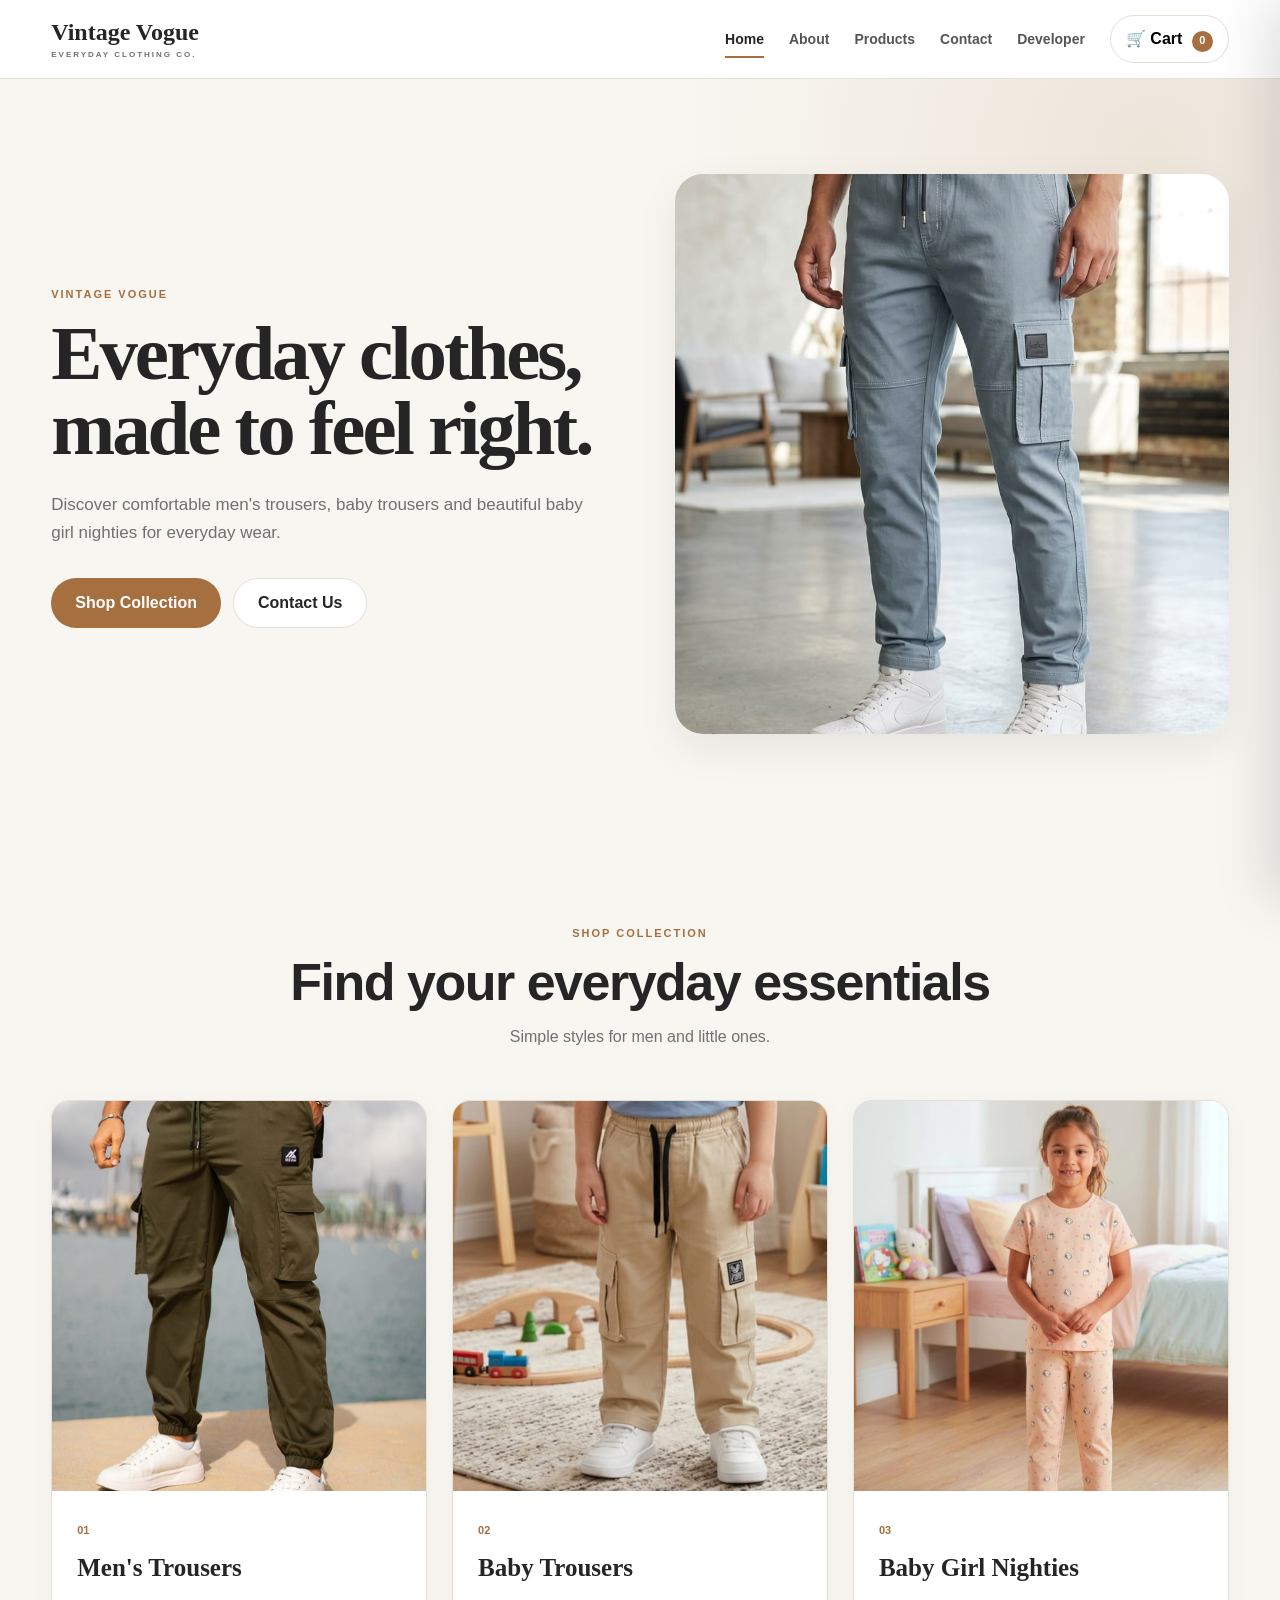
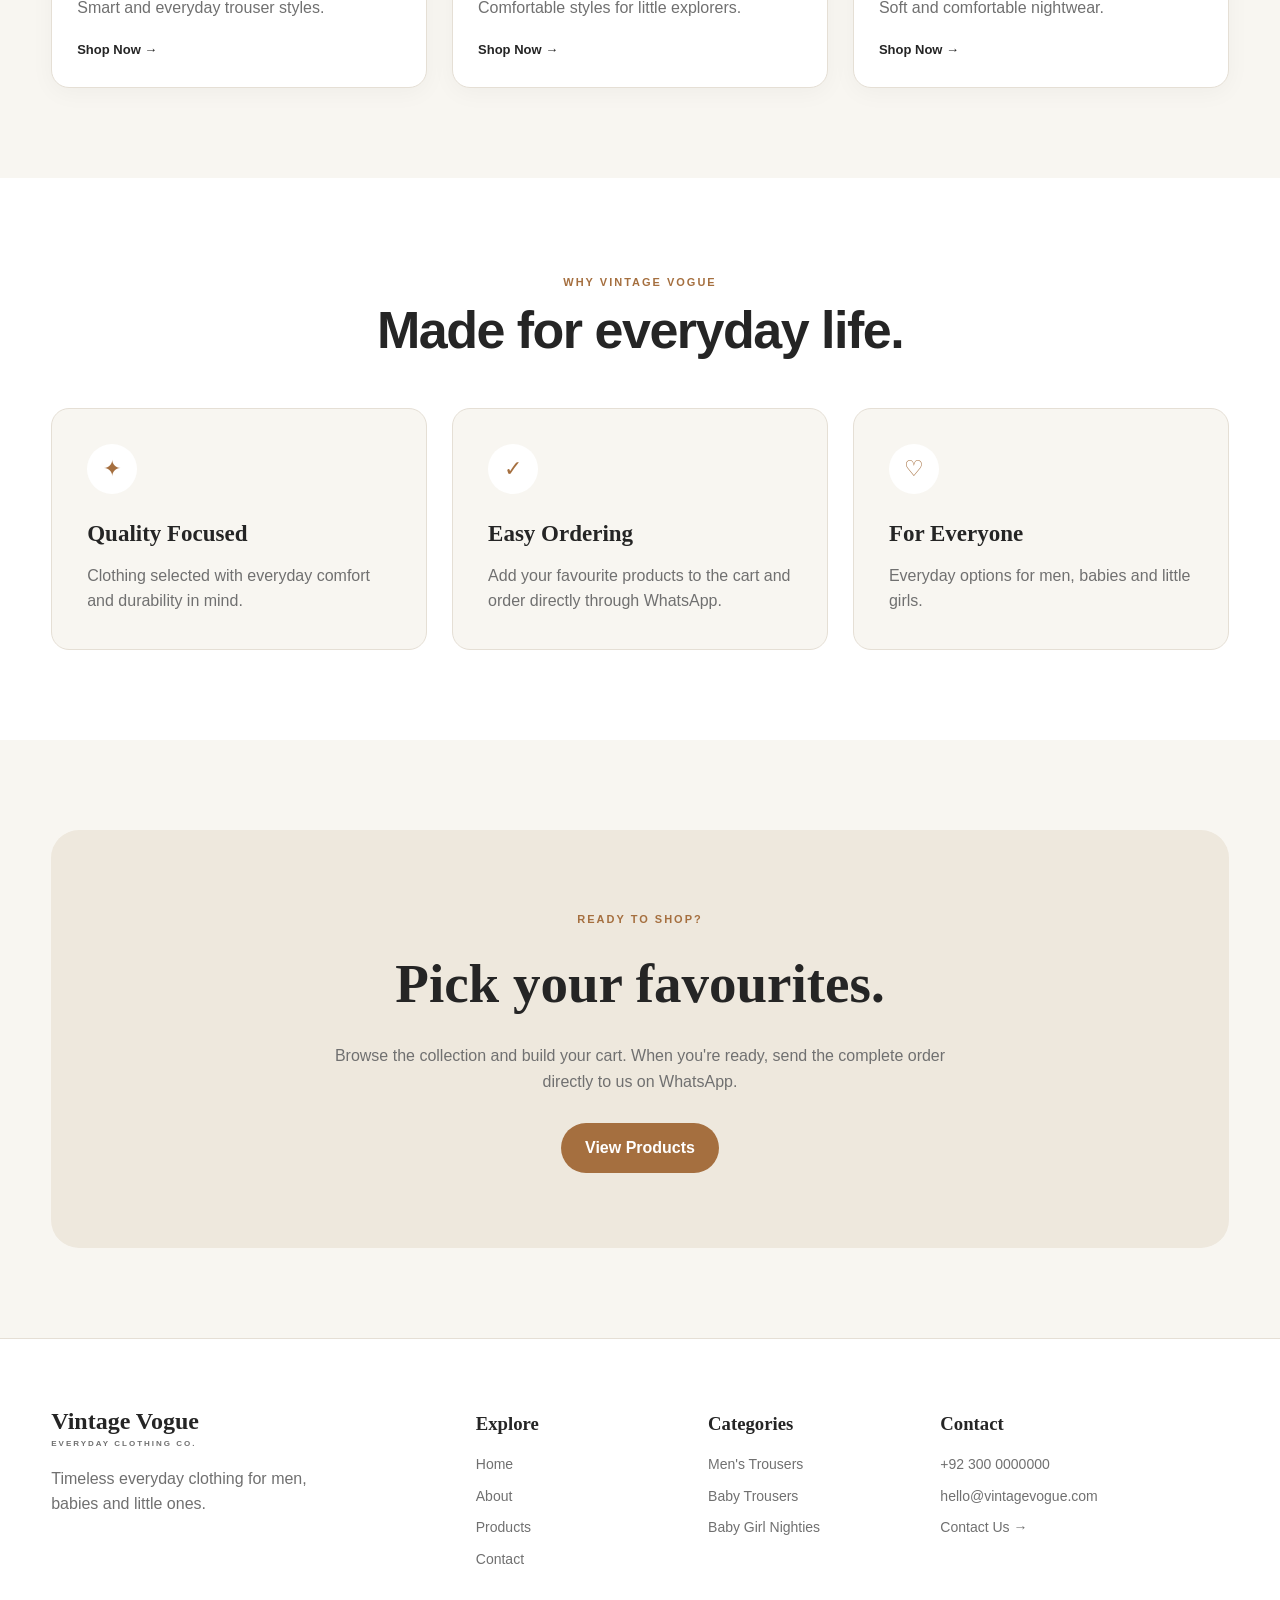
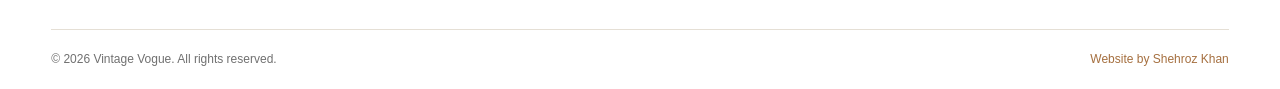
<file: index.html>
<!DOCTYPE html>
<html lang="en">
<head>
    <meta charset="UTF-8">
    <meta name="viewport" content="width=device-width, initial-scale=1.0">

    <title>Vintage Vogue | Everyday Clothing</title>

    <meta name="description"
        content="Vintage Vogue - Men's trousers, baby trousers and baby girl nighties.">

    <link rel="stylesheet" href="style.css">
    <script src="script.js" defer></script>
</head>

<body>

<!-- ================= HEADER ================= -->

<header class="site-header">
    <div class="container nav-wrapper">

        <a href="index.html" class="logo">
            <strong>Vintage Vogue</strong>
            <span>EVERYDAY CLOTHING CO.</span>
        </a>

        <button class="menu-toggle" aria-label="Open menu">
            ☰
        </button>

        <nav class="nav-links">
            <a href="index.html" class="active">Home</a>
            <a href="about.html">About</a>
            <a href="products.html">Products</a>
            <a href="contact.html">Contact</a>
            <a href="developer.html">Developer</a>

            <button class="cart-button" onclick="openCart()">
                🛒 Cart
                <span id="cart-count">0</span>
            </button>
        </nav>

    </div>
</header>


<!-- ================= HERO ================= -->

<main>

<section class="hero">

    <div class="container hero-content">

        <div class="hero-text">

            <span class="eyebrow">VINTAGE VOGUE</span>

            <h1>
                Everyday clothes,
                made to feel right.
            </h1>

            <p>
                Discover comfortable men's trousers, baby trousers
                and beautiful baby girl nighties for everyday wear.
            </p>

            <div class="hero-buttons">

                <a href="products.html" class="btn btn-primary">
                    Shop Collection
                </a>

                <a href="contact.html" class="btn btn-outline">
                    Contact Us
                </a>

            </div>

        </div>


        <!--
            HERO VIDEO PLACEHOLDER

            Slider intentionally left for you.
            Later you can put your 2 videos here.

            Example:
            videos/hero-video-1.mp4
            videos/hero-video-2.mp4
        -->

        <div class="hero-media">

            <div class="media-placeholder">
                <span>
                    <strong>
                    <img src="images/k.jpeg">
                    <br>
                 
                </span>
                </strong>

            </div>

        </div>

    </div>

</section>


<!-- ================= CATEGORIES ================= -->

<section class="section">

    <div class="container">

        <div class="section-heading">
            <span class="eyebrow">SHOP COLLECTION</span>

            <h2>
                Find your everyday essentials
            </h2>

            <p>
                Simple styles for men and little ones.
            </p>
        </div>


        <div class="category-grid">


            <!-- MEN -->

            <a href="products.html#mens" class="category-card">

                <div class="category-image">

                    <!-- CHANGE IMAGE:
                         images/mens-category.jpg -->

                    <img
                        src="images/f.jpeg"
                        alt="Men's trousers"
                        onerror="this.style.display='none'; this.parentElement.classList.add('image-missing');">

                    <span>Men's Image</span>

                </div>

                <div class="category-info">
                    <span>01</span>
                    <h3>Men's Trousers</h3>
                    <p>Smart and everyday trouser styles.</p>
                    <strong>Shop Now →</strong>
                </div>

            </a>


            <!-- BABY BOYS -->

            <a href="products.html#baby-boys" class="category-card">

                <div class="category-image">

                    <!-- CHANGE IMAGE:
                         images/baby-category.jpg -->

                    <img
                        src="images/baby-trouser-2.jpg"
                        alt="Baby trousers"
                        onerror="this.style.display='none'; this.parentElement.classList.add('image-missing');">

                    <span>Baby Image</span>

                </div>

                <div class="category-info">
                    <span>02</span>
                    <h3>Baby Trousers</h3>
                    <p>Comfortable styles for little explorers.</p>
                    <strong>Shop Now →</strong>
                </div>

            </a>


            <!-- BABY GIRLS -->

            <a href="products.html#baby-girls" class="category-card">

                <div class="category-image">

                    <!-- CHANGE IMAGE:
                         images/nighty-category.jpg -->

                    <img
                        src="images/WhatsApp Image 2026-09-05 at 12.40.55 AM.jpeg"
                        alt="Baby girl nighties"
                        onerror="this.style.display='none'; this.parentElement.classList.add('image-missing');">

                    <span>Nighty Image</span>

                </div>

                <div class="category-info">
                    <span>03</span>
                    <h3>Baby Girl Nighties</h3>
                    <p>Soft and comfortable nightwear.</p>
                    <strong>Shop Now →</strong>
                </div>

            </a>

        </div>

    </div>

</section>


<!-- ================= WHY US ================= -->

<section class="section features-section">

    <div class="container">

        <div class="section-heading">
            <span class="eyebrow">WHY VINTAGE VOGUE</span>

            <h2>
                Made for everyday life.
            </h2>
        </div>


        <div class="features-grid">

            <div class="feature-card">
                <div class="feature-icon">✦</div>
                <h3>Quality Focused</h3>
                <p>
                    Clothing selected with everyday comfort
                    and durability in mind.
                </p>
            </div>


            <div class="feature-card">
                <div class="feature-icon">✓</div>
                <h3>Easy Ordering</h3>
                <p>
                    Add your favourite products to the cart
                    and order directly through WhatsApp.
                </p>
            </div>


            <div class="feature-card">
                <div class="feature-icon">♡</div>
                <h3>For Everyone</h3>
                <p>
                    Everyday options for men, babies and
                    little girls.
                </p>
            </div>

        </div>

    </div>

</section>


<!-- ================= CTA ================= -->

<section class="cta-section">

    <div class="container">

        <div class="cta-box">

            <span class="eyebrow">READY TO SHOP?</span>

            <h2>
                Pick your favourites.
            </h2>

            <p>
                Browse the collection and build your cart.
                When you're ready, send the complete order
                directly to us on WhatsApp.
            </p>

            <a href="products.html" class="btn btn-primary">
                View Products
            </a>

        </div>

    </div>

</section>

</main>


<!-- ================= CART DRAWER ================= -->

<div id="cart-overlay" class="cart-overlay" onclick="closeCart()"></div>

<aside id="cart-drawer" class="cart-drawer">

    <div class="cart-header">

        <div>
            <span class="eyebrow">YOUR ORDER</span>
            <h2>Your Cart</h2>
        </div>

        <button onclick="closeCart()" class="close-cart">
            ×
        </button>

    </div>


    <div id="cart-items" class="cart-items">

        <div class="empty-cart">
            <div>🛒</div>
            <h3>Your cart is empty</h3>
            <p>Add products from our collection.</p>

            <a href="products.html"
               class="btn btn-primary"
               onclick="closeCart()">
                Browse Products
            </a>
        </div>

    </div>


    <div class="cart-footer">

        <div class="cart-total-row">
            <span>Total</span>
            <strong id="cart-total">Rs. 0</strong>
        </div>

        <button
            class="whatsapp-order"
            onclick="checkoutWhatsApp()">

            💬 Order on WhatsApp

        </button>

        <a href="tel:+923000000000"
           class="call-order">

            📞 Call to Order

        </a>

    </div>

</aside>


<!-- ================= FOOTER ================= -->

<footer class="site-footer">

    <div class="container footer-grid">

        <div>
            <a href="index.html" class="logo footer-logo">
                <strong>Vintage Vogue</strong>
                <span>EVERYDAY CLOTHING CO.</span>
            </a>

            <p>
                Timeless everyday clothing for men,
                babies and little ones.
            </p>
        </div>


        <div>
            <h3>Explore</h3>

            <a href="index.html">Home</a>
            <a href="about.html">About</a>
            <a href="products.html">Products</a>
            <a href="contact.html">Contact</a>
        </div>


        <div>
            <h3>Categories</h3>

            <a href="products.html#mens">
                Men's Trousers
            </a>

            <a href="products.html#baby-boys">
                Baby Trousers
            </a>

            <a href="products.html#baby-girls">
                Baby Girl Nighties
            </a>
        </div>


        <div>
            <h3>Contact</h3>

            <a href="tel:+923000000000">
                +92 300 0000000
            </a>

            <a href="mailto:hello@vintagevogue.com">
                hello@vintagevogue.com
            </a>

            <a href="contact.html">
                Contact Us →
            </a>
        </div>

    </div>


    <div class="container footer-bottom">

        <p>
            © 2026 Vintage Vogue. All rights reserved.
        </p>

        <a href="developer.html">
            Website by Shehroz Khan
        </a>

    </div>

</footer>

</body>
</html>
</file>
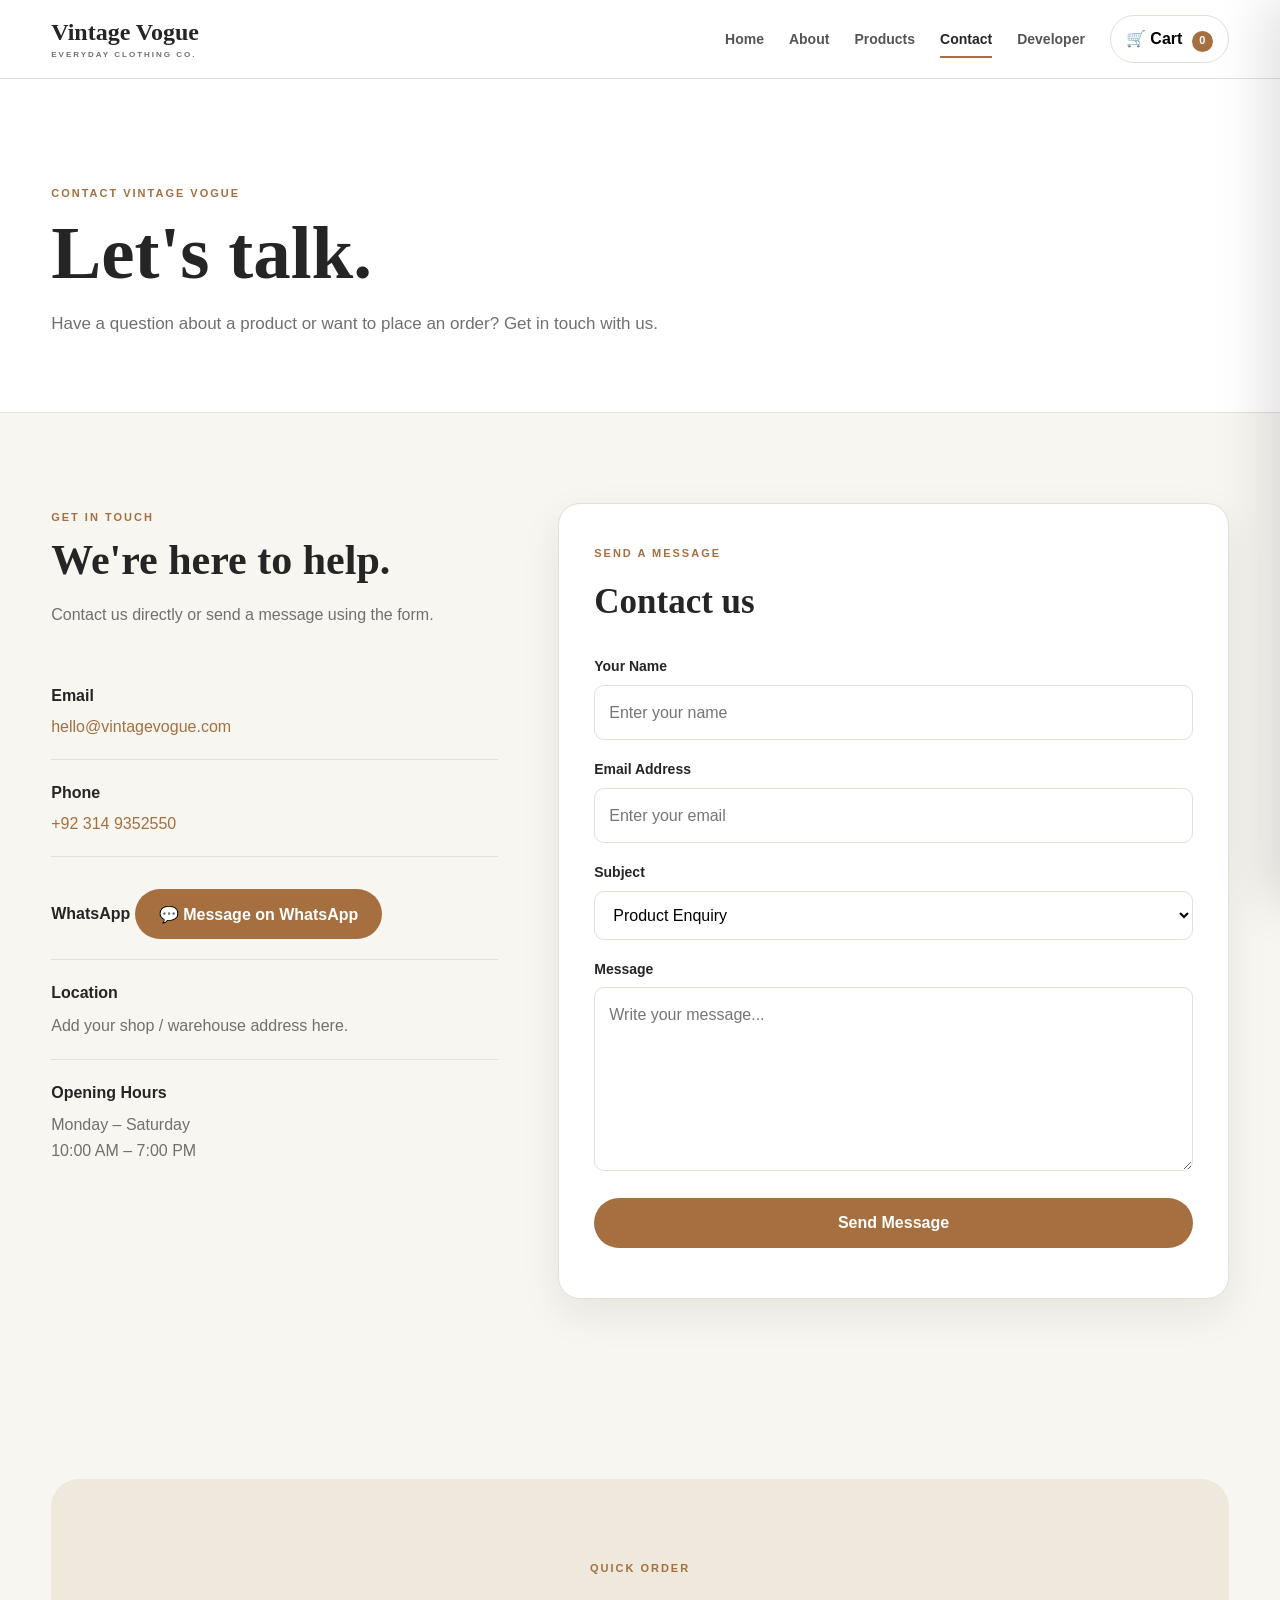
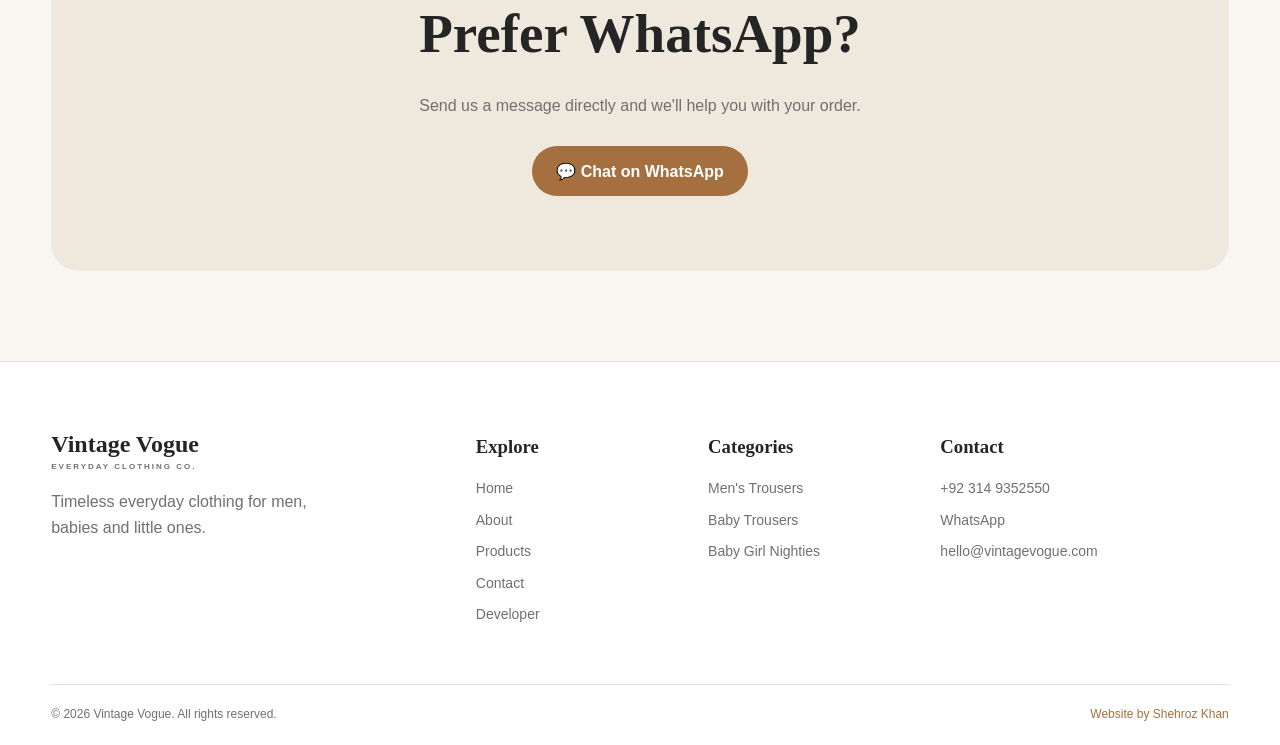
<file: contact.html>
<!DOCTYPE html>
<html lang="en">

<head>

    <meta charset="UTF-8">

    <meta
        name="viewport"
        content="width=device-width, initial-scale=1.0"
    >

    <title>Contact | Vintage Vogue</title>

    <meta
        name="description"
        content="Contact Vintage Vogue for product enquiries and orders."
    >

    <link rel="stylesheet" href="style.css">

    <script src="script.js" defer></script>

</head>


<body>


<!-- =====================================================
     HEADER
===================================================== -->

<header class="site-header">

    <div class="container nav-wrapper">

        <a href="index.html" class="logo">

            <strong>
                Vintage Vogue
            </strong>

            <span>
                EVERYDAY CLOTHING CO.
            </span>

        </a>


        <button
            class="menu-toggle"
            aria-label="Open menu"
            aria-expanded="false"
        >
            ☰
        </button>


        <nav class="nav-links">

            <a href="index.html">
                Home
            </a>

            <a href="about.html">
                About
            </a>

            <a href="products.html">
                Products
            </a>

            <a
                href="contact.html"
                class="active"
            >
                Contact
            </a>

            <a href="developer.html">
                Developer
            </a>


            <button
                class="cart-button"
                onclick="openCart()"
            >
                🛒 Cart

                <span id="cart-count">
                    0
                </span>

            </button>

        </nav>

    </div>

</header>



<!-- =====================================================
     PAGE HERO
===================================================== -->

<main>

<section class="page-hero">

    <div class="container">

        <span class="eyebrow">
            CONTACT VINTAGE VOGUE
        </span>

        <h1>
            Let's talk.
        </h1>

        <p>
            Have a question about a product or want
            to place an order? Get in touch with us.
        </p>

    </div>

</section>



<!-- =====================================================
     CONTACT SECTION
===================================================== -->

<section class="section">

    <div class="container">

        <div
            class="contact-layout"
            style="
                display:grid;
                grid-template-columns:0.8fr 1.2fr;
                gap:60px;
                align-items:start;
            "
        >


            <!-- =========================================
                 CONTACT INFORMATION
            ========================================== -->

            <div>

                <span class="eyebrow">
                    GET IN TOUCH
                </span>


                <h2
                    style="
                        font-family:Georgia,serif;
                        font-size:42px;
                        line-height:1.05;
                        margin-bottom:20px;
                    "
                >
                    We're here to help.
                </h2>


                <p
                    style="
                        color:var(--muted);
                        margin-bottom:35px;
                    "
                >
                    Contact us directly or send a message
                    using the form.
                </p>



                <!-- EMAIL -->

                <div
                    style="
                        padding:20px 0;
                        border-bottom:1px solid var(--border);
                    "
                >

                    <strong>
                        Email
                    </strong>

                    <a
                        href="mailto:hello@vintagevogue.com"
                        style="
                            display:block;
                            margin-top:5px;
                            color:var(--accent);
                        "
                    >
                        hello@vintagevogue.com
                    </a>

                </div>



                <!-- PHONE -->

                <div
                    style="
                        padding:20px 0;
                        border-bottom:1px solid var(--border);
                    "
                >

                    <strong>
                        Phone
                    </strong>

                    <a
                        href="tel:+923149352550"
                        style="
                            display:block;
                            margin-top:5px;
                            color:var(--accent);
                        "
                    >
                        +92 314 9352550
                    </a>

                </div>



                <!-- WHATSAPP -->

                <div
                    style="
                        padding:20px 0;
                        border-bottom:1px solid var(--border);
                    "
                >

                    <strong>
                        WhatsApp
                    </strong>

                    <a
                        href="https://wa.me/923149352550"
                        target="_blank"
                        rel="noopener noreferrer"
                        class="btn btn-primary"
                        style="
                            display:inline-flex;
                            margin-top:12px;
                        "
                    >
                        💬 Message on WhatsApp
                    </a>

                </div>



                <!-- ADDRESS -->

                <div
                    style="
                        padding:20px 0;
                        border-bottom:1px solid var(--border);
                    "
                >

                    <strong>
                        Location
                    </strong>

                    <p
                        style="
                            margin-top:7px;
                            color:var(--muted);
                        "
                    >
                        Add your shop / warehouse
                        address here.
                    </p>

                </div>



                <!-- HOURS -->

                <div
                    style="
                        padding:20px 0;
                    "
                >

                    <strong>
                        Opening Hours
                    </strong>

                    <p
                        style="
                            margin-top:7px;
                            color:var(--muted);
                        "
                    >
                        Monday – Saturday<br>
                        10:00 AM – 7:00 PM
                    </p>

                </div>

            </div>



            <!-- =========================================
                 CONTACT FORM
            ========================================== -->

            <div
                style="
                    padding:35px;
                    background:white;
                    border:1px solid var(--border);
                    border-radius:22px;
                    box-shadow:var(--shadow);
                "
            >

                <span class="eyebrow">
                    SEND A MESSAGE
                </span>


                <h2
                    style="
                        font-family:Georgia,serif;
                        font-size:35px;
                        margin-bottom:25px;
                    "
                >
                    Contact us
                </h2>


                <form id="contact-form">


                    <!-- NAME -->

                    <div style="margin-bottom:18px;">

                        <label
                            for="name"
                            style="
                                display:block;
                                margin-bottom:7px;
                                font-weight:700;
                                font-size:14px;
                            "
                        >
                            Your Name
                        </label>

                        <input
                            type="text"
                            id="name"
                            name="name"
                            placeholder="Enter your name"
                            required
                            style="
                                width:100%;
                                padding:14px;
                                border:1px solid var(--border);
                                border-radius:10px;
                                outline:none;
                            "
                        >

                    </div>



                    <!-- EMAIL -->

                    <div style="margin-bottom:18px;">

                        <label
                            for="email"
                            style="
                                display:block;
                                margin-bottom:7px;
                                font-weight:700;
                                font-size:14px;
                            "
                        >
                            Email Address
                        </label>

                        <input
                            type="email"
                            id="email"
                            name="email"
                            placeholder="Enter your email"
                            required
                            style="
                                width:100%;
                                padding:14px;
                                border:1px solid var(--border);
                                border-radius:10px;
                                outline:none;
                            "
                        >

                    </div>



                    <!-- SUBJECT -->

                    <div style="margin-bottom:18px;">

                        <label
                            for="subject"
                            style="
                                display:block;
                                margin-bottom:7px;
                                font-weight:700;
                                font-size:14px;
                            "
                        >
                            Subject
                        </label>

                        <select
                            id="subject"
                            name="subject"
                            style="
                                width:100%;
                                padding:14px;
                                border:1px solid var(--border);
                                border-radius:10px;
                                background:white;
                                outline:none;
                            "
                        >

                            <option>
                                Product Enquiry
                            </option>

                            <option>
                                Order Question
                            </option>

                            <option>
                                Size / Colour Question
                            </option>

                            <option>
                                General Question
                            </option>

                        </select>

                    </div>



                    <!-- MESSAGE -->

                    <div style="margin-bottom:20px;">

                        <label
                            for="message"
                            style="
                                display:block;
                                margin-bottom:7px;
                                font-weight:700;
                                font-size:14px;
                            "
                        >
                            Message
                        </label>

                        <textarea
                            id="message"
                            name="message"
                            rows="6"
                            placeholder="Write your message..."
                            required
                            style="
                                width:100%;
                                padding:14px;
                                border:1px solid var(--border);
                                border-radius:10px;
                                resize:vertical;
                                outline:none;
                            "
                        ></textarea>

                    </div>



                    <button
                        type="submit"
                        class="btn btn-primary"
                        style="
                            width:100%;
                            border:0;
                            cursor:pointer;
                        "
                    >
                        Send Message
                    </button>


                    <p
                        id="form-message"
                        style="
                            margin-top:15px;
                            text-align:center;
                            color:var(--accent);
                            font-size:14px;
                        "
                    ></p>

                </form>

            </div>

        </div>

    </div>

</section>



<!-- =====================================================
     WHATSAPP CTA
===================================================== -->

<section class="cta-section">

    <div class="container">

        <div class="cta-box">

            <span class="eyebrow">
                QUICK ORDER
            </span>

            <h2>
                Prefer WhatsApp?
            </h2>

            <p>
                Send us a message directly and we'll
                help you with your order.
            </p>


            <a
                href="https://wa.me/923149352550"
                target="_blank"
                rel="noopener noreferrer"
                class="btn btn-primary"
            >
                💬 Chat on WhatsApp
            </a>

        </div>

    </div>

</section>

</main>



<!-- =====================================================
     CART OVERLAY
===================================================== -->

<div
    id="cart-overlay"
    class="cart-overlay"
    onclick="closeCart()"
></div>



<!-- =====================================================
     CART DRAWER
===================================================== -->

<aside
    id="cart-drawer"
    class="cart-drawer"
>

    <div class="cart-header">

        <div>

            <span class="eyebrow">
                YOUR ORDER
            </span>

            <h2>
                Your Cart
            </h2>

        </div>


        <button
            onclick="closeCart()"
            class="close-cart"
        >
            ×
        </button>

    </div>


    <div
        id="cart-items"
        class="cart-items"
    ></div>


    <div class="cart-footer">

        <div class="cart-total-row">

            <span>
                Total
            </span>

            <strong id="cart-total">
                Rs. 0
            </strong>

        </div>


        <!--
            CART WHATSAPP
            03149352550
            International:
            923149352550
        -->

        <button
            class="whatsapp-order"
            onclick="checkoutWhatsApp()"
        >
            💬 Order on WhatsApp
        </button>


        <a
            href="tel:+923149352550"
            class="call-order"
        >
            📞 Call to Order
        </a>

    </div>

</aside>



<!-- =====================================================
     FOOTER
===================================================== -->

<footer class="site-footer">

    <div class="container footer-grid">


        <div>

            <a
                href="index.html"
                class="logo footer-logo"
            >

                <strong>
                    Vintage Vogue
                </strong>

                <span>
                    EVERYDAY CLOTHING CO.
                </span>

            </a>


            <p>
                Timeless everyday clothing for men,
                babies and little ones.
            </p>

        </div>



        <div>

            <h3>
                Explore
            </h3>

            <a href="index.html">
                Home
            </a>

            <a href="about.html">
                About
            </a>

            <a href="products.html">
                Products
            </a>

            <a href="contact.html">
                Contact
            </a>

            <a href="developer.html">
                Developer
            </a>

        </div>



        <div>

            <h3>
                Categories
            </h3>

            <a href="products.html#mens">
                Men's Trousers
            </a>

            <a href="products.html#baby-boys">
                Baby Trousers
            </a>

            <a href="products.html#baby-girls">
                Baby Girl Nighties
            </a>

        </div>



        <div>

            <h3>
                Contact
            </h3>

            <a href="tel:+923149352550">
                +92 314 9352550
            </a>

            <a
                href="https://wa.me/923149352550"
                target="_blank"
                rel="noopener noreferrer"
            >
                WhatsApp
            </a>

            <a href="mailto:hello@vintagevogue.com">
                hello@vintagevogue.com
            </a>

        </div>

    </div>


    <div class="container footer-bottom">

        <p>
            © 2026 Vintage Vogue. All rights reserved.
        </p>

        <a href="developer.html">
            Website by Shehroz Khan
        </a>

    </div>

</footer>



<!-- =====================================================
     CONTACT FORM
===================================================== -->

<script>

document.addEventListener("DOMContentLoaded", function () {

    const form =
        document.getElementById("contact-form");

    const message =
        document.getElementById("form-message");


    if (!form || !message) {
        return;
    }


    form.addEventListener("submit", function (event) {

        event.preventDefault();


        const name =
            document.getElementById("name")
                .value
                .trim();

        const email =
            document.getElementById("email")
                .value
                .trim();

        const subject =
            document.getElementById("subject")
                .value;

        const userMessage =
            document.getElementById("message")
                .value
                .trim();


        if (!name || !email || !userMessage) {
            return;
        }


        const whatsappMessage =
            `Hello Vintage Vogue!%0A%0A` +
            `Name: ${encodeURIComponent(name)}%0A` +
            `Email: ${encodeURIComponent(email)}%0A` +
            `Subject: ${encodeURIComponent(subject)}%0A` +
            `Message: ${encodeURIComponent(userMessage)}`;


        const whatsappURL =
            `https://wa.me/923149352550?text=${whatsappMessage}`;


        window.open(
            whatsappURL,
            "_blank",
            "noopener,noreferrer"
        );


        message.textContent =
            "Opening WhatsApp...";

        form.reset();

    });

});

</script>


</body>
</html>
</file>
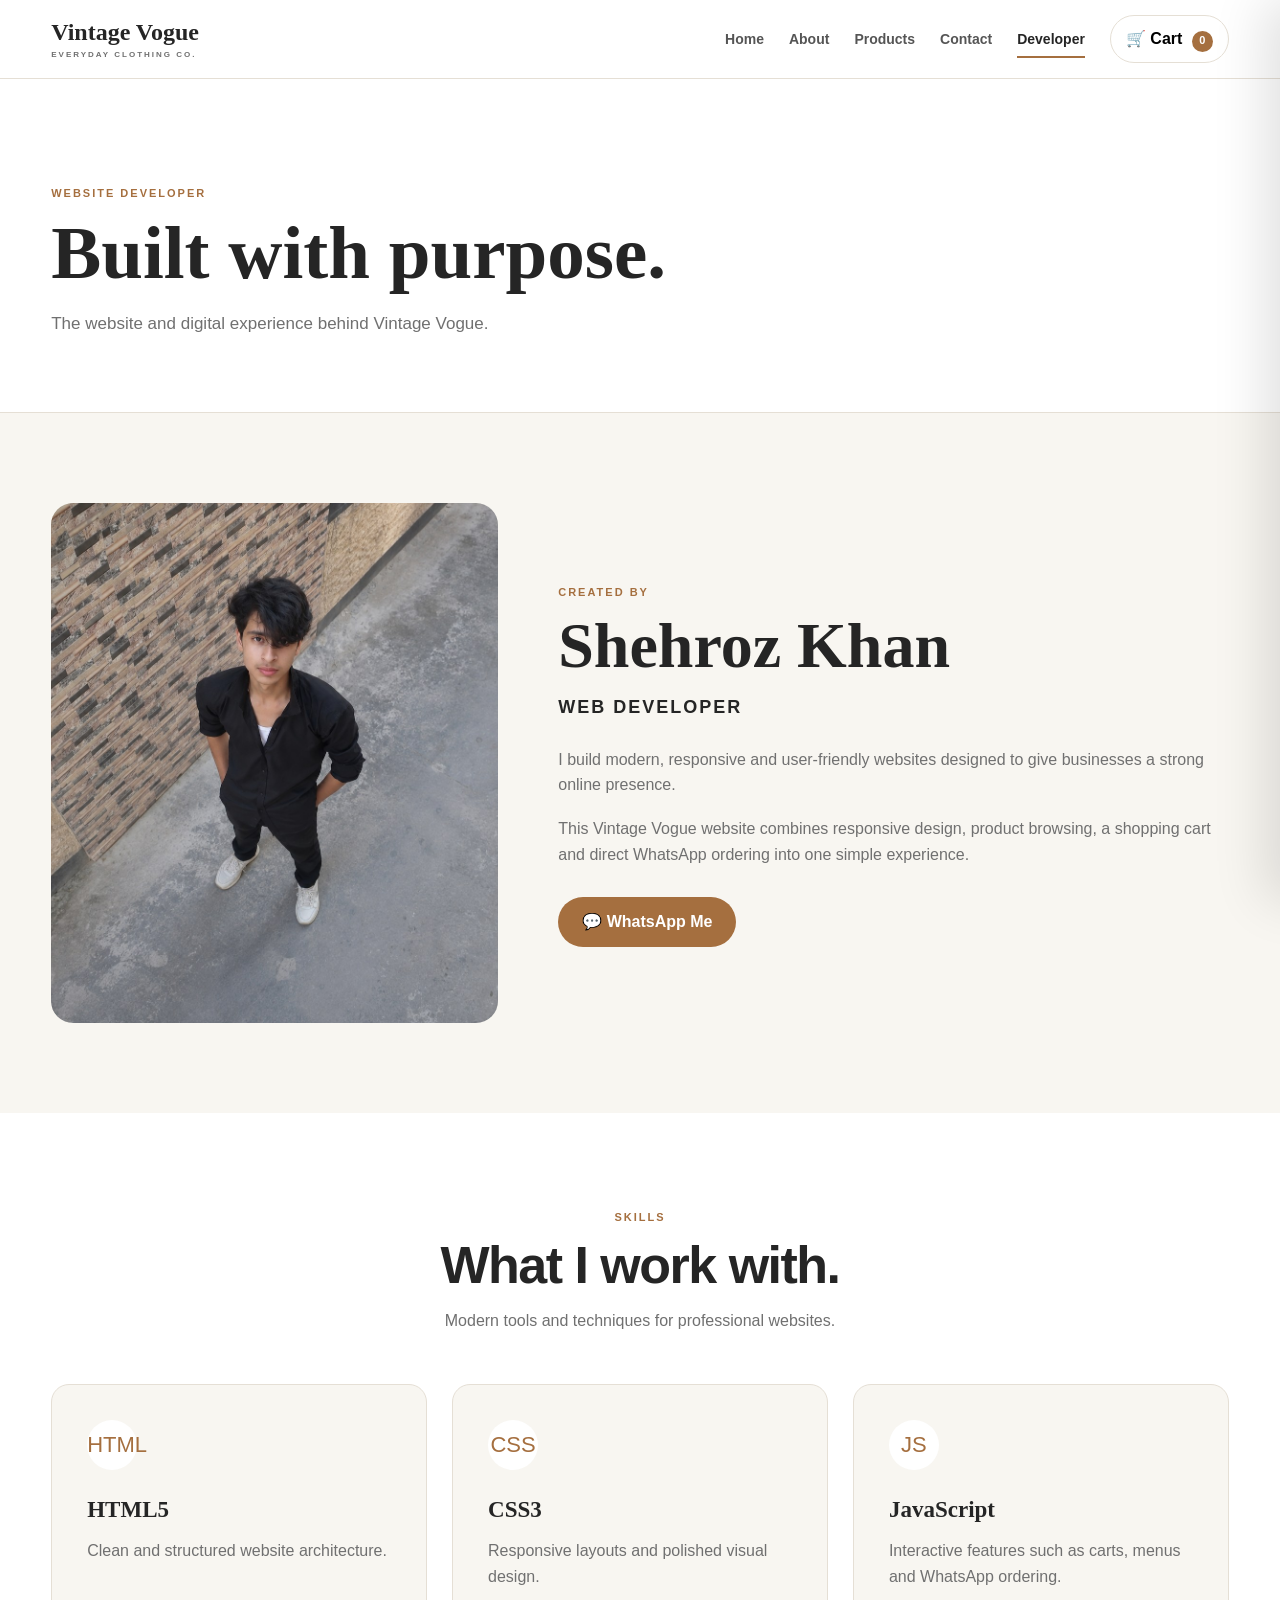
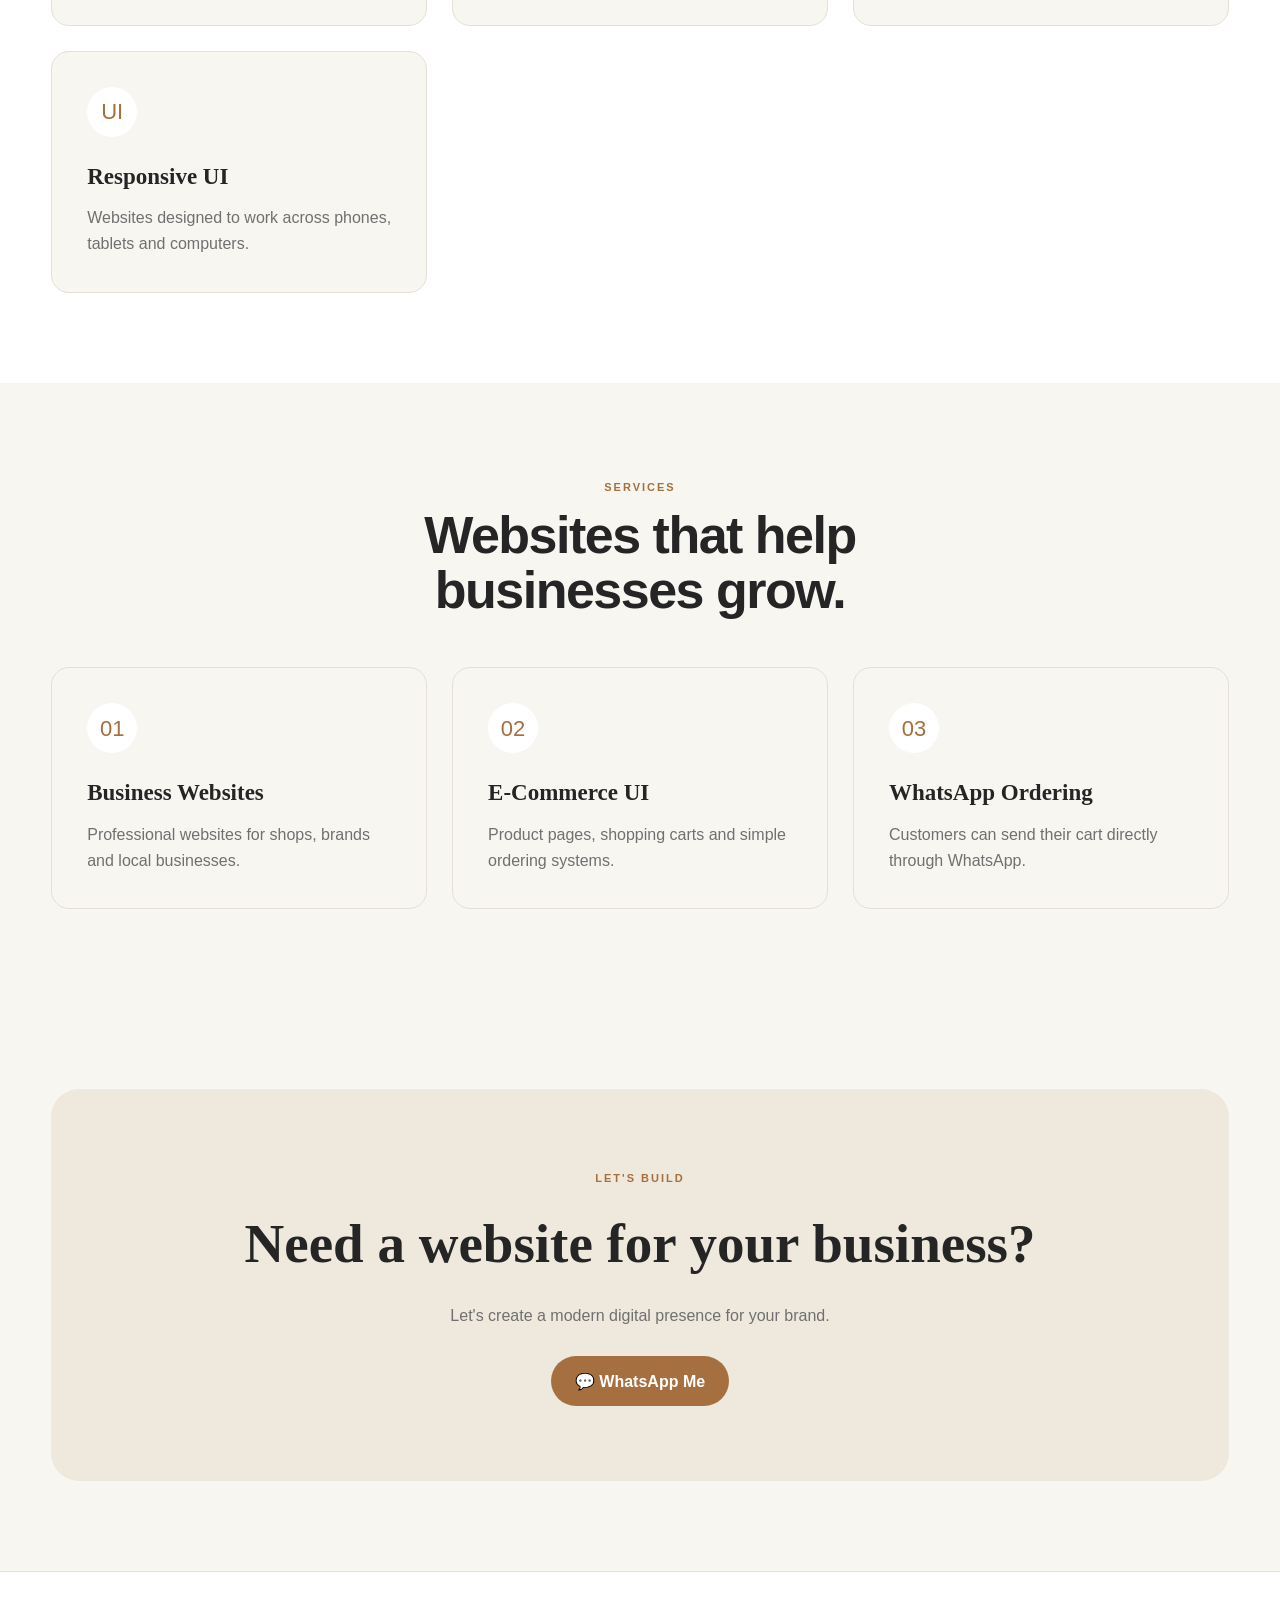
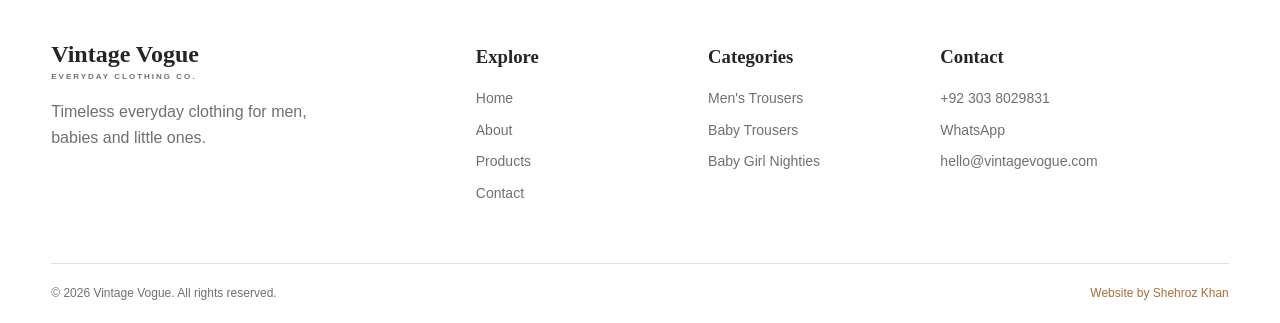
<file: developer.html>
<!DOCTYPE html>
<html lang="en">

<head>

    <meta charset="UTF-8">

    <meta
        name="viewport"
        content="width=device-width, initial-scale=1.0"
    >

    <title>Developer | Vintage Vogue</title>

    <meta
        name="description"
        content="Website developer behind the Vintage Vogue website."
    >

    <link rel="stylesheet" href="style.css">

    <script src="script.js" defer></script>

</head>


<body>


<!-- =====================================================
     HEADER
===================================================== -->

<header class="site-header">

    <div class="container nav-wrapper">

        <a href="index.html" class="logo">

            <strong>
                Vintage Vogue
            </strong>

            <span>
                EVERYDAY CLOTHING CO.
            </span>

        </a>


        <button
            class="menu-toggle"
            aria-label="Open menu"
            aria-expanded="false"
        >
            ☰
        </button>


        <nav class="nav-links">

            <a href="index.html">
                Home
            </a>

            <a href="about.html">
                About
            </a>

            <a href="products.html">
                Products
            </a>

            <a href="contact.html">
                Contact
            </a>

            <a
                href="developer.html"
                class="active"
            >
                Developer
            </a>


            <button
                class="cart-button"
                onclick="openCart()"
            >
                🛒 Cart

                <span id="cart-count">
                    0
                </span>

            </button>

        </nav>

    </div>

</header>



<!-- =====================================================
     DEVELOPER HERO
===================================================== -->

<main>

<section class="page-hero">

    <div class="container">

        <span class="eyebrow">
            WEBSITE DEVELOPER
        </span>

        <h1>
            Built with purpose.
        </h1>

        <p>
            The website and digital experience behind
            Vintage Vogue.
        </p>

    </div>

</section>



<!-- =====================================================
     DEVELOPER PROFILE
===================================================== -->

<section class="section">

    <div class="container">

        <div
            style="
                display:grid;
                grid-template-columns:0.8fr 1.2fr;
                gap:60px;
                align-items:center;
            "
            class="developer-layout"
        >


            <!-- DEVELOPER IMAGE -->

            <div
                class="category-image"
                style="
                    height:520px;
                    border-radius:22px;
                "
            >

                <!--
                    APNI PHOTO YAHAN LAGAO:

                    images/developer-shehroz.jpg
                -->

                <img
                    src="images/developer-shehroz.jpg"
                    alt="Shehroz Khan - Web Developer"
                    onerror="
                        this.style.display='none';
                        this.parentElement.classList.add('image-missing');
                    "
                >

                <span>
                    Add image:
                    images/developer-shehroz.jpg
                </span>

            </div>



            <!-- DEVELOPER INFO -->

            <div>

                <span class="eyebrow">
                    CREATED BY
                </span>


                <h2
                    style="
                        font-family:Georgia,serif;
                        font-size:clamp(40px,5vw,65px);
                        line-height:1;
                        margin-bottom:15px;
                    "
                >
                    Shehroz Khan
                </h2>


                <h3
                    style="
                        font-size:18px;
                        letter-spacing:2px;
                        text-transform:uppercase;
                        margin-bottom:25px;
                    "
                >
                    Web Developer
                </h3>


                <p
                    style="
                        color:var(--muted);
                        margin-bottom:18px;
                    "
                >
                    I build modern, responsive and
                    user-friendly websites designed
                    to give businesses a strong online
                    presence.
                </p>


                <p
                    style="
                        color:var(--muted);
                        margin-bottom:30px;
                    "
                >
                    This Vintage Vogue website combines
                    responsive design, product browsing,
                    a shopping cart and direct WhatsApp
                    ordering into one simple experience.
                </p>


                <!-- BUTTONS -->

                <div
                    style="
                        display:flex;
                        gap:12px;
                        flex-wrap:wrap;
                    "
                >

                    <!--
                        WHATSAPP:
                        03038029831
                        International:
                        923038029831
                    -->

                    <a
                        href="https://wa.me/923038029831"
                        target="_blank"
                        rel="noopener noreferrer"
                        class="btn btn-primary"
                    >
                        💬 WhatsApp Me
                    </a>


                    <!--
                        CALL:
                        03038029831
                    -->

                

                </div>

            </div>

        </div>

    </div>

</section>



<!-- =====================================================
     SKILLS
===================================================== -->

<section
    class="section"
    style="background:white;"
>

    <div class="container">

        <div class="section-heading">

            <span class="eyebrow">
                SKILLS
            </span>

            <h2>
                What I work with.
            </h2>

            <p>
                Modern tools and techniques for
                professional websites.
            </p>

        </div>


        <div class="features-grid">


            <!-- HTML -->

            <div class="feature-card">

                <div class="feature-icon">
                    HTML
                </div>

                <h3>
                    HTML5
                </h3>

                <p>
                    Clean and structured website
                    architecture.
                </p>

            </div>



            <!-- CSS -->

            <div class="feature-card">

                <div class="feature-icon">
                    CSS
                </div>

                <h3>
                    CSS3
                </h3>

                <p>
                    Responsive layouts and polished
                    visual design.
                </p>

            </div>



            <!-- JAVASCRIPT -->

            <div class="feature-card">

                <div class="feature-icon">
                    JS
                </div>

                <h3>
                    JavaScript
                </h3>

                <p>
                    Interactive features such as carts,
                    menus and WhatsApp ordering.
                </p>

            </div>



            <!-- RESPONSIVE -->

            <div class="feature-card">

                <div class="feature-icon">
                    UI
                </div>

                <h3>
                    Responsive UI
                </h3>

                <p>
                    Websites designed to work across
                    phones, tablets and computers.
                </p>

            </div>

        </div>

    </div>

</section>



<!-- =====================================================
     SERVICES
===================================================== -->

<section class="section">

    <div class="container">

        <div class="section-heading">

            <span class="eyebrow">
                SERVICES
            </span>

            <h2>
                Websites that help businesses grow.
            </h2>

        </div>


        <div class="features-grid">


            <div class="feature-card">

                <div class="feature-icon">
                    01
                </div>

                <h3>
                    Business Websites
                </h3>

                <p>
                    Professional websites for shops,
                    brands and local businesses.
                </p>

            </div>


            <div class="feature-card">

                <div class="feature-icon">
                    02
                </div>

                <h3>
                    E-Commerce UI
                </h3>

                <p>
                    Product pages, shopping carts and
                    simple ordering systems.
                </p>

            </div>


            <div class="feature-card">

                <div class="feature-icon">
                    03
                </div>

                <h3>
                    WhatsApp Ordering
                </h3>

                <p>
                    Customers can send their cart
                    directly through WhatsApp.
                </p>

            </div>

        </div>

    </div>

</section>



<!-- =====================================================
     FINAL CTA
===================================================== -->

<section class="cta-section">

    <div class="container">

        <div class="cta-box">

            <span class="eyebrow">
                LET'S BUILD
            </span>

            <h2>
                Need a website for your business?
            </h2>

            <p>
                Let's create a modern digital presence
                for your brand.
            </p>


            <div
                style="
                    display:flex;
                    justify-content:center;
                    gap:12px;
                    flex-wrap:wrap;
                "
            >

                <a
                    href="https://wa.me/923038029831"
                    target="_blank"
                    rel="noopener noreferrer"
                    class="btn btn-primary"
                >
                    💬 WhatsApp Me
                </a>



            </div>

        </div>

    </div>

</section>

</main>



<!-- =====================================================
     CART OVERLAY
===================================================== -->

<div
    id="cart-overlay"
    class="cart-overlay"
    onclick="closeCart()"
></div>



<!-- =====================================================
     CART DRAWER
===================================================== -->

<aside
    id="cart-drawer"
    class="cart-drawer"
>

    <div class="cart-header">

        <div>

            <span class="eyebrow">
                YOUR ORDER
            </span>

            <h2>
                Your Cart
            </h2>

        </div>


        <button
            onclick="closeCart()"
            class="close-cart"
        >
            ×
        </button>

    </div>


    <div
        id="cart-items"
        class="cart-items"
    ></div>


    <div class="cart-footer">

        <div class="cart-total-row">

            <span>
                Total
            </span>

            <strong id="cart-total">
                Rs. 0
            </strong>

        </div>


        <button
            class="whatsapp-order"
            onclick="checkoutWhatsApp()"
        >
            💬 Order on WhatsApp
        </button>


     

    </div>

</aside>



<!-- =====================================================
     FOOTER
===================================================== -->

<footer class="site-footer">

    <div class="container footer-grid">


        <div>

            <a
                href="index.html"
                class="logo footer-logo"
            >

                <strong>
                    Vintage Vogue
                </strong>

                <span>
                    EVERYDAY CLOTHING CO.
                </span>

            </a>


            <p>
                Timeless everyday clothing for men,
                babies and little ones.
            </p>

        </div>



        <div>

            <h3>
                Explore
            </h3>

            <a href="index.html">
                Home
            </a>

            <a href="about.html">
                About
            </a>

            <a href="products.html">
                Products
            </a>

            <a href="contact.html">
                Contact
            </a>

        </div>



        <div>

            <h3>
                Categories
            </h3>

            <a href="products.html#mens">
                Men's Trousers
            </a>

            <a href="products.html#baby-boys">
                Baby Trousers
            </a>

            <a href="products.html#baby-girls">
                Baby Girl Nighties
            </a>

        </div>



        <div>

            <h3>
                Contact
            </h3>

            <a href="tel:+923038029831">
                +92 303 8029831
            </a>

            <a href="https://wa.me/923038029831"
               target="_blank"
               rel="noopener noreferrer"
            >
                WhatsApp
            </a>

            <a href="mailto:hello@vintagevogue.com">
                hello@vintagevogue.com
            </a>

        </div>

    </div>


    <div class="container footer-bottom">

        <p>
            © 2026 Vintage Vogue. All rights reserved.
        </p>

        <a href="developer.html">
            Website by Shehroz Khan
        </a>

    </div>

</footer>


</body>
</html>
</file>
<file: style.css>
/* =========================================================
   VINTAGE VOGUE
   LIGHT CLOTHING STORE THEME
========================================================= */

:root {
    --bg: #f8f6f1;
    --surface: #ffffff;
    --surface-soft: #f1eee7;

    --text: #252525;
    --muted: #707070;

    --accent: #a56f3f;
    --accent-dark: #80522d;

    --border: #e5dfd5;

    --success: #198754;

    --shadow: 0 15px 40px rgba(30, 25, 20, 0.08);

    --radius: 18px;
    --container: 1180px;

    --transition: 0.3s ease;
}


/* =========================================================
   RESET
========================================================= */

* {
    margin: 0;
    padding: 0;
    box-sizing: border-box;
}

html {
    scroll-behavior: smooth;
}

body {
    font-family: Arial, Helvetica, sans-serif;
    background: var(--bg);
    color: var(--text);
    line-height: 1.6;
}

body.cart-open {
    overflow: hidden;
}

img {
    max-width: 100%;
    display: block;
}

a {
    color: inherit;
    text-decoration: none;
}

button,
input,
textarea,
select {
    font: inherit;
}

button {
    cursor: pointer;
}


/* =========================================================
   GLOBAL
========================================================= */

.container {
    width: min(92%, var(--container));
    margin-inline: auto;
}

.section {
    padding: 90px 0;
}

.eyebrow {
    display: inline-block;
    margin-bottom: 12px;

    font-size: 11px;
    font-weight: 700;

    letter-spacing: 2px;
    text-transform: uppercase;

    color: var(--accent);
}

.section-heading {
    max-width: 700px;
    margin: 0 auto 50px;

    text-align: center;
}

.section-heading.left {
    margin-left: 0;
    text-align: left;
}

.section-heading h2 {
    margin-bottom: 15px;

    font-size: clamp(32px, 5vw, 52px);
    line-height: 1.05;

    letter-spacing: -1.5px;
}

.section-heading p {
    color: var(--muted);
}


/* =========================================================
   HEADER
========================================================= */

.site-header {
    position: sticky;
    top: 0;
    z-index: 1000;

    background: rgba(255, 255, 255, 0.94);

    border-bottom: 1px solid var(--border);

    backdrop-filter: blur(12px);
}

.nav-wrapper {
    min-height: 78px;

    display: flex;
    align-items: center;
    justify-content: space-between;

    gap: 30px;
}

.logo {
    display: flex;
    flex-direction: column;

    line-height: 1;
}

.logo strong {
    font-family: Georgia, serif;
    font-size: 24px;
}

.logo span {
    margin-top: 7px;

    font-size: 8px;
    font-weight: 700;

    letter-spacing: 2px;

    color: var(--muted);
}

.nav-links {
    display: flex;
    align-items: center;
    gap: 25px;
}

.nav-links > a {
    position: relative;

    font-size: 14px;
    font-weight: 600;

    color: #555;

    transition: var(--transition);
}

.nav-links > a:hover,
.nav-links > a.active {
    color: var(--text);
}

.nav-links > a.active::after {
    content: "";

    position: absolute;
    left: 0;
    right: 0;
    bottom: -8px;

    height: 2px;

    background: var(--accent);
}

.menu-toggle {
    display: none;

    border: 0;
    background: transparent;

    font-size: 27px;
}

.cart-button {
    border: 1px solid var(--border);

    background: var(--surface);

    padding: 10px 15px;

    border-radius: 30px;

    font-weight: 700;

    transition: var(--transition);
}

.cart-button:hover {
    border-color: var(--accent);
    transform: translateY(-2px);
}

#cart-count {
    display: inline-flex;

    min-width: 21px;
    height: 21px;

    align-items: center;
    justify-content: center;

    margin-left: 5px;

    border-radius: 50%;

    background: var(--accent);
    color: white;

    font-size: 11px;
}


/* =========================================================
   HERO
========================================================= */

.hero {
    padding: 70px 0;

    background:
        radial-gradient(
            circle at 90% 10%,
            rgba(165, 111, 63, 0.13),
            transparent 35%
        ),
        var(--bg);
}

.hero-content {
    min-height: 610px;

    display: grid;
    grid-template-columns: 1fr 1fr;

    align-items: center;

    gap: 70px;
}

.hero-text h1 {
    max-width: 650px;

    margin-bottom: 25px;

    font-family: Georgia, serif;

    font-size: clamp(46px, 6vw, 78px);
    line-height: 0.98;

    letter-spacing: -3px;
}

.hero-text p {
    max-width: 580px;

    margin-bottom: 32px;

    color: var(--muted);

    font-size: 17px;
}

.hero-buttons {
    display: flex;
    flex-wrap: wrap;
    gap: 12px;
}

.btn {
    display: inline-flex;

    min-height: 50px;

    align-items: center;
    justify-content: center;

    padding: 0 24px;

    border-radius: 30px;

    font-weight: 700;

    transition: var(--transition);
}

.btn-primary {
    background: var(--accent);
    color: white;
}

.btn-primary:hover {
    background: var(--accent-dark);
    transform: translateY(-2px);
}

.btn-outline {
    border: 1px solid var(--border);
    background: white;
}

.btn-outline:hover {
    border-color: var(--accent);
}

.hero-media {
    height: 560px;

    overflow: hidden;

    border-radius: 28px;

    background: #eee9df;

    box-shadow: var(--shadow);
}

.media-placeholder {
    width: 100%;
    height: 100%;

    display: flex;
    flex-direction: column;

    align-items: center;
    justify-content: center;

    text-align: center;

    background:
        linear-gradient(
            135deg,
            #eee9df,
            #ffffff
        );
}

.media-placeholder span {
    font-size: 13px;
    font-weight: 700;

    letter-spacing: 2px;

    color: var(--accent);
}

.media-placeholder small {
    margin-top: 10px;
    color: var(--muted);
}


/* =========================================================
   CATEGORY CARDS
========================================================= */

.category-grid {
    display: grid;
    grid-template-columns: repeat(3, 1fr);
    gap: 25px;
}

.category-card {
    overflow: hidden;

    background: var(--surface);

    border: 1px solid var(--border);
    border-radius: var(--radius);

    box-shadow: 0 5px 25px rgba(30, 25, 20, 0.04);

    transition: var(--transition);
}

.category-card:hover {
    transform: translateY(-7px);
    box-shadow: var(--shadow);
}

.category-image {
    position: relative;

    height: 390px;

    display: flex;
    align-items: center;
    justify-content: center;

    overflow: hidden;

    background: var(--surface-soft);
}

.category-image img {
    width: 100%;
    height: 100%;

    object-fit: cover;

    transition: transform 0.5s ease;
}

.category-card:hover .category-image img {
    transform: scale(1.04);
}

.category-image > span {
    display: none;

    position: absolute;

    color: var(--muted);
    font-size: 13px;
}

.category-image.image-missing > span {
    display: block;
}

.category-info {
    padding: 25px;
}

.category-info > span {
    font-size: 11px;
    color: var(--accent);
    font-weight: 700;
}

.category-info h3 {
    margin: 7px 0;

    font-family: Georgia, serif;
    font-size: 25px;
}

.category-info p {
    margin-bottom: 15px;
    color: var(--muted);
}

.category-info strong {
    font-size: 13px;
}


/* =========================================================
   FEATURES
========================================================= */

.features-section {
    background: white;
}

.features-grid {
    display: grid;
    grid-template-columns: repeat(3, 1fr);
    gap: 25px;
}

.feature-card {
    padding: 35px;

    border: 1px solid var(--border);
    border-radius: var(--radius);

    background: var(--bg);
}

.feature-icon {
    width: 50px;
    height: 50px;

    display: grid;
    place-items: center;

    margin-bottom: 22px;

    border-radius: 50%;

    background: white;

    color: var(--accent);

    font-size: 22px;
}

.feature-card h3 {
    margin-bottom: 10px;

    font-family: Georgia, serif;
    font-size: 23px;
}

.feature-card p {
    color: var(--muted);
}


/* =========================================================
   CTA
========================================================= */

.cta-section {
    padding: 90px 0;
}

.cta-box {
    padding: 75px 30px;

    text-align: center;

    border-radius: 28px;

    background: #eee8dd;
}

.cta-box h2 {
    margin-bottom: 15px;

    font-family: Georgia, serif;

    font-size: clamp(35px, 5vw, 55px);
}

.cta-box p {
    max-width: 650px;

    margin: 0 auto 28px;

    color: var(--muted);
}


/* =========================================================
   PAGE HERO
========================================================= */

.page-hero {
    padding: 100px 0 75px;

    background: white;

    border-bottom: 1px solid var(--border);
}

.page-hero h1 {
    max-width: 800px;

    margin-bottom: 20px;

    font-family: Georgia, serif;

    font-size: clamp(45px, 7vw, 75px);

    line-height: 1;
}

.page-hero p {
    max-width: 650px;

    color: var(--muted);

    font-size: 17px;
}


/* =========================================================
   PRODUCTS
========================================================= */

.product-section {
    scroll-margin-top: 90px;
}

.soft-section {
    background: white;
}

.products-grid {
    display: grid;

    grid-template-columns: repeat(4, 1fr);

    gap: 22px;
}

.product-card {
    overflow: hidden;

    background: white;

    border: 1px solid var(--border);
    border-radius: var(--radius);

    transition: var(--transition);
}

.product-card:hover {
    transform: translateY(-5px);
    box-shadow: var(--shadow);
}

.product-image {
    position: relative;

    height: 340px;

    display: flex;
    align-items: center;
    justify-content: center;

    overflow: hidden;

    background: #f1eee8;
}

.product-image img {
    width: 100%;
    height: 100%;

    object-fit: contain;

    transition: transform 0.4s ease;
}

.product-card:hover .product-image img {
    transform: scale(1.03);
}

.product-image > span {
    display: none;

    position: absolute;

    color: var(--muted);
    font-size: 13px;
}

.product-image.image-missing > span {
    display: block;
}

.product-badge {
    position: absolute;
    top: 12px;
    left: 12px;

    padding: 6px 10px;

    border-radius: 20px;

    background: white;

    font-size: 10px;
    font-weight: 700;

    text-transform: uppercase;
}

.product-info {
    padding: 20px;
}

.product-category {
    font-size: 10px;
    font-weight: 700;

    text-transform: uppercase;
    letter-spacing: 1px;

    color: var(--accent);
}

.product-info h3 {
    margin: 7px 0;

    font-family: Georgia, serif;

    font-size: 21px;
    line-height: 1.15;
}

.product-info p {
    min-height: 48px;

    margin-bottom: 12px;

    color: var(--muted);

    font-size: 13px;
}

.price {
    display: block;

    margin-bottom: 15px;

    font-size: 18px;
}

.add-cart {
    width: 100%;

    padding: 12px;

    border: 0;
    border-radius: 10px;

    background: var(--text);
    color: white;

    font-weight: 700;

    transition: var(--transition);
}

.add-cart:hover {
    background: var(--accent);
}


/* =========================================================
   CART
========================================================= */

.cart-overlay {
    position: fixed;
    inset: 0;
    z-index: 2000;

    visibility: hidden;
    opacity: 0;

    background: rgba(0, 0, 0, 0.35);

    transition: var(--transition);
}

.cart-overlay.show {
    visibility: visible;
    opacity: 1;
}

.cart-drawer {
    position: fixed;

    top: 0;
    right: 0;
    z-index: 2100;

    width: min(430px, 100%);
    height: 100vh;

    display: flex;
    flex-direction: column;

    background: white;

    transform: translateX(100%);

    transition: transform 0.35s ease;

    box-shadow: -15px 0 50px rgba(0,0,0,0.12);
}

.cart-drawer.open {
    transform: translateX(0);
}

.cart-header {
    padding: 25px;

    display: flex;
    align-items: flex-start;
    justify-content: space-between;

    border-bottom: 1px solid var(--border);
}

.cart-header h2 {
    font-family: Georgia, serif;
}

.close-cart {
    width: 40px;
    height: 40px;

    border: 1px solid var(--border);
    border-radius: 50%;

    background: white;

    font-size: 25px;
}

.cart-items {
    flex: 1;

    padding: 20px;

    overflow-y: auto;
}

.empty-cart {
    min-height: 300px;

    display: flex;
    flex-direction: column;

    align-items: center;
    justify-content: center;

    text-align: center;
}

.empty-cart > div {
    font-size: 45px;
    margin-bottom: 15px;
}

.empty-cart p {
    margin: 5px 0 20px;

    color: var(--muted);
}

.cart-item {
    display: grid;

    grid-template-columns: 70px 1fr;

    gap: 13px;

    padding: 15px 0;

    border-bottom: 1px solid var(--border);
}

.cart-item-image {
    width: 70px;
    height: 80px;

    border-radius: 10px;

    object-fit: contain;

    background: var(--surface-soft);
}

.cart-item h4 {
    margin-bottom: 4px;

    font-family: Georgia, serif;
}

.cart-item-price {
    color: var(--accent);
    font-weight: 700;
}

.quantity-controls {
    display: flex;
    align-items: center;
    gap: 8px;

    margin-top: 10px;
}

.quantity-controls button {
    width: 28px;
    height: 28px;

    border: 1px solid var(--border);
    border-radius: 6px;

    background: white;
}

.remove-item {
    margin-left: auto;

    border: 0;

    background: transparent;

    color: #b33;

    font-size: 12px;
}

.cart-footer {
    padding: 20px;

    border-top: 1px solid var(--border);
}

.cart-total-row {
    display: flex;
    justify-content: space-between;

    margin-bottom: 15px;

    font-size: 18px;
}

.whatsapp-order,
.call-order {
    width: 100%;

    min-height: 48px;

    display: flex;

    align-items: center;
    justify-content: center;

    border-radius: 10px;

    font-weight: 700;
}

.whatsapp-order {
    border: 0;

    background: var(--success);
    color: white;
}

.call-order {
    margin-top: 10px;

    border: 1px solid var(--border);

    background: white;
}


/* =========================================================
   FOOTER
========================================================= */

.site-footer {
    padding: 70px 0 0;

    background: #ffffff;

    border-top: 1px solid var(--border);
}

.footer-grid {
    display: grid;

    grid-template-columns: 2fr 1fr 1fr 1.5fr;

    gap: 40px;

    padding-bottom: 50px;
}

.footer-grid > div {
    display: flex;
    flex-direction: column;
    align-items: flex-start;
}

.footer-logo {
    margin-bottom: 18px;
}

.footer-grid p {
    max-width: 300px;
    color: var(--muted);
}

.footer-grid h3 {
    margin-bottom: 15px;

    font-family: Georgia, serif;
}

.footer-grid a:not(.logo) {
    margin-bottom: 9px;

    color: var(--muted);

    font-size: 14px;

    transition: var(--transition);
}

.footer-grid a:not(.logo):hover {
    color: var(--accent);
}

.footer-bottom {
    padding: 20px 0;

    display: flex;
    justify-content: space-between;
    gap: 20px;

    border-top: 1px solid var(--border);

    color: var(--muted);

    font-size: 12px;
}

.footer-bottom a {
    color: var(--accent);
}


/* =========================================================
   RESPONSIVE
========================================================= */

@media (max-width: 1050px) {

    .products-grid {
        grid-template-columns: repeat(3, 1fr);
    }

    .hero-content {
        gap: 35px;
    }

}


@media (max-width: 800px) {

    .nav-wrapper {
        min-height: 68px;
    }

    .menu-toggle {
        display: block;
    }

    .nav-links {
        position: absolute;

        top: 68px;
        left: 0;
        right: 0;

        display: none;

        flex-direction: column;
        align-items: stretch;

        padding: 20px;

        background: white;

        border-bottom: 1px solid var(--border);

        box-shadow: var(--shadow);
    }

    .nav-links.open {
        display: flex;
    }

    .nav-links > a {
        padding: 8px 0;
    }

    .nav-links > a.active::after {
        display: none;
    }

    .cart-button {
        width: 100%;
    }

    .hero {
        padding: 40px 0;
    }

    .hero-content {
        grid-template-columns: 1fr;
    }

    .hero-media {
        height: 450px;
    }

    .category-grid,
    .features-grid {
        grid-template-columns: 1fr;
    }

    .products-grid {
        grid-template-columns: repeat(2, 1fr);
    }

    .footer-grid {
        grid-template-columns: 1fr 1fr;
    }

}


@media (max-width: 520px) {

    .section {
        padding: 65px 0;
    }

    .logo strong {
        font-size: 20px;
    }

    .hero-text h1 {
        font-size: 48px;
        letter-spacing: -2px;
    }

    .hero-text p {
        font-size: 15px;
    }

    .hero-media {
        height: 380px;
    }

    .products-grid {
        grid-template-columns: 1fr;
    }

    .product-image {
        height: 390px;
    }

    .category-image {
        height: 350px;
    }

    .footer-grid {
        grid-template-columns: 1fr;
    }

    .footer-bottom {
        flex-direction: column;
    }

    .cta-box {
        padding: 55px 20px;
    }

}


/* =========================================================
   REDUCED MOTION
========================================================= */

@media (prefers-reduced-motion: reduce) {

    *,
    *::before,
    *::after {
        scroll-behavior: auto !important;
        transition-duration: 0.01ms !important;
    }

}
</file>
